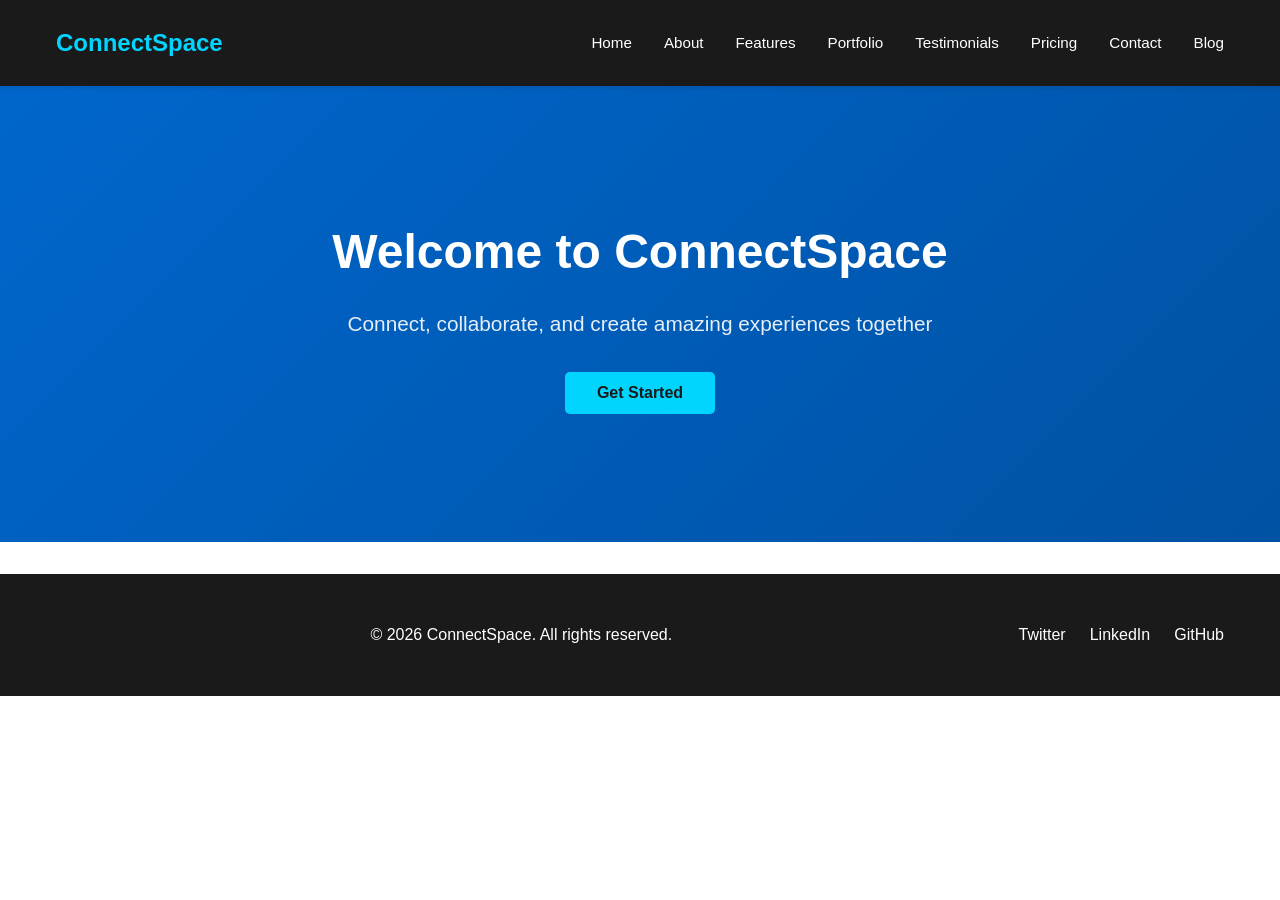
<file: index.html>
<!DOCTYPE html>
<html lang="en">
<head>
    <meta charset="UTF-8">
    <meta name="viewport" content="width=device-width, initial-scale=1.0">
    <title>ConnectSpace - Home</title>
    <link rel="stylesheet" href="css/styles.css">
</head>
<body>
    <!-- Navigation -->
    <nav class="navbar">
        <div class="container">
            <div class="logo">ConnectSpace</div>
            <ul class="nav-links">
                <li><a href="index.html">Home</a></li>
                <li><a href="about.html">About</a></li>
                <li><a href="features.html">Features</a></li>
                <li><a href="portfolio.html">Portfolio</a></li>
                <li><a href="testimonials.html">Testimonials</a></li>
                <li><a href="pricing.html">Pricing</a></li>
                <li><a href="contact.html">Contact</a></li>
                <li><a href="blog.html">Blog</a></li>
            </ul>
        </div>
    </nav>

    <!-- Hero Section (Is1 - Home/Landing Page) -->
    <section class="hero">
        <div class="container">
            <h1>Welcome to ConnectSpace</h1>
            <p>Connect, collaborate, and create amazing experiences together</p>
            <button class="cta-button">Get Started</button>
        </div>
    </section>

    <!-- Footer -->
    <footer class="footer">
        <div class="container">
            <p>&copy; 2026 ConnectSpace. All rights reserved.</p>
            <div class="social-links">
                <a href="#twitter">Twitter</a>
                <a href="#linkedin">LinkedIn</a>
                <a href="#github">GitHub</a>
            </div>
        </div>
    </footer>

    <script src="js/main.js"></script>
</body>
</html>
</file>
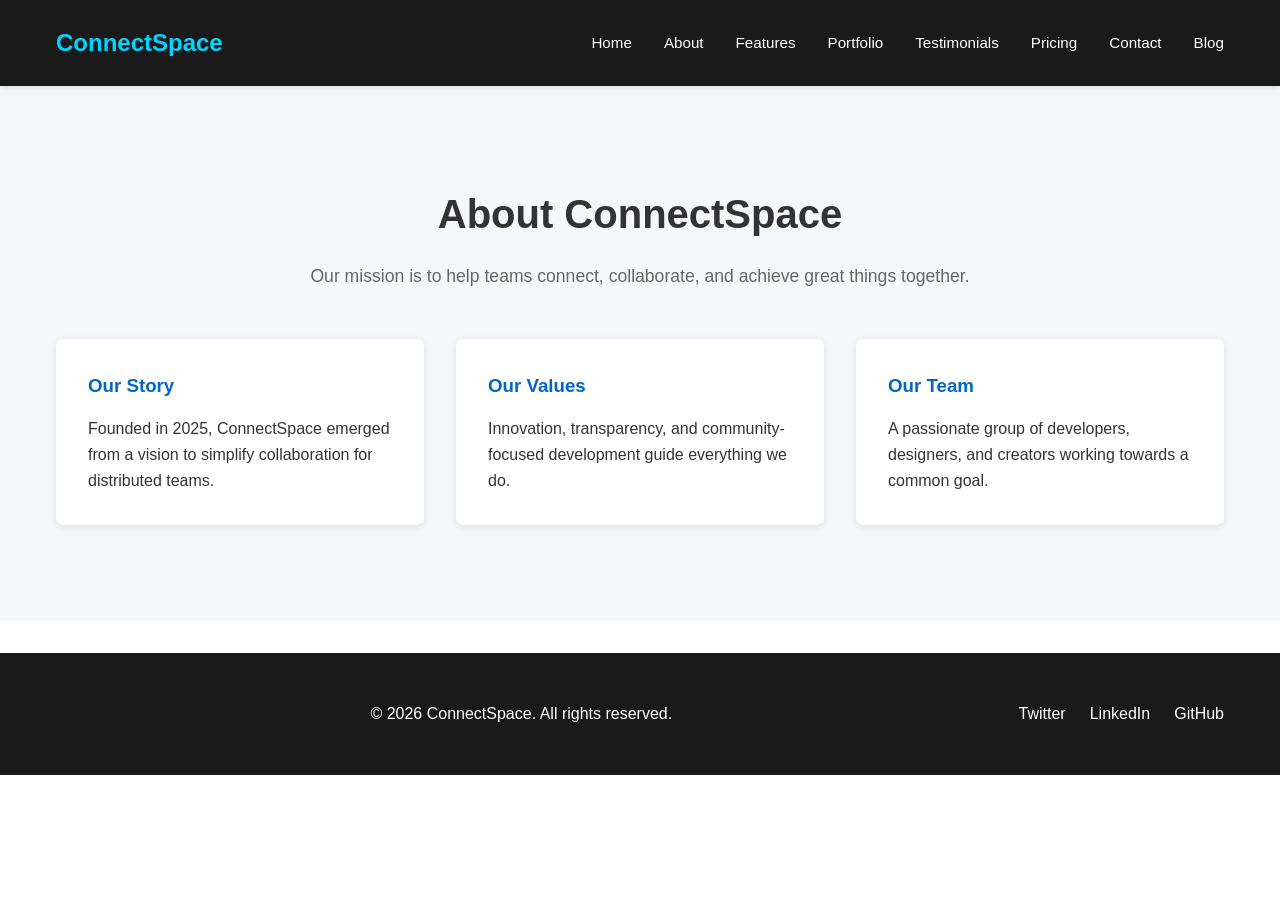
<file: about.html>
<!DOCTYPE html>
<html lang="en">
<head>
    <meta charset="UTF-8">
    <meta name="viewport" content="width=device-width, initial-scale=1.0">
    <title>About Us - ConnectSpace</title>
    <link rel="stylesheet" href="css/styles.css">
</head>
<body>
    <!-- Navigation -->
    <nav class="navbar">
        <div class="container">
            <div class="logo">ConnectSpace</div>
            <ul class="nav-links">
                <li><a href="index.html">Home</a></li>
                <li><a href="about.html">About</a></li>
                <li><a href="features.html">Features</a></li>
                <li><a href="portfolio.html">Portfolio</a></li>
                <li><a href="testimonials.html">Testimonials</a></li>
                <li><a href="pricing.html">Pricing</a></li>
                <li><a href="contact.html">Contact</a></li>
                <li><a href="blog.html">Blog</a></li>
            </ul>
        </div>
    </nav>

    <!-- About Section (Is2) -->
    <section class="about">
        <div class="container">
            <h1>About ConnectSpace</h1>
            <p>Our mission is to help teams connect, collaborate, and achieve great things together.</p>
            
            <div class="about-content">
                <div class="about-item">
                    <h3>Our Story</h3>
                    <p>Founded in 2025, ConnectSpace emerged from a vision to simplify collaboration for distributed teams.</p>
                </div>
                <div class="about-item">
                    <h3>Our Values</h3>
                    <p>Innovation, transparency, and community-focused development guide everything we do.</p>
                </div>
                <div class="about-item">
                    <h3>Our Team</h3>
                    <p>A passionate group of developers, designers, and creators working towards a common goal.</p>
                </div>
            </div>
        </div>
    </section>

    <!-- Footer -->
    <footer class="footer">
        <div class="container">
            <p>&copy; 2026 ConnectSpace. All rights reserved.</p>
            <div class="social-links">
                <a href="#twitter">Twitter</a>
                <a href="#linkedin">LinkedIn</a>
                <a href="#github">GitHub</a>
            </div>
        </div>
    </footer>

    <script src="js/main.js"></script>
</body>
</html>
</file>
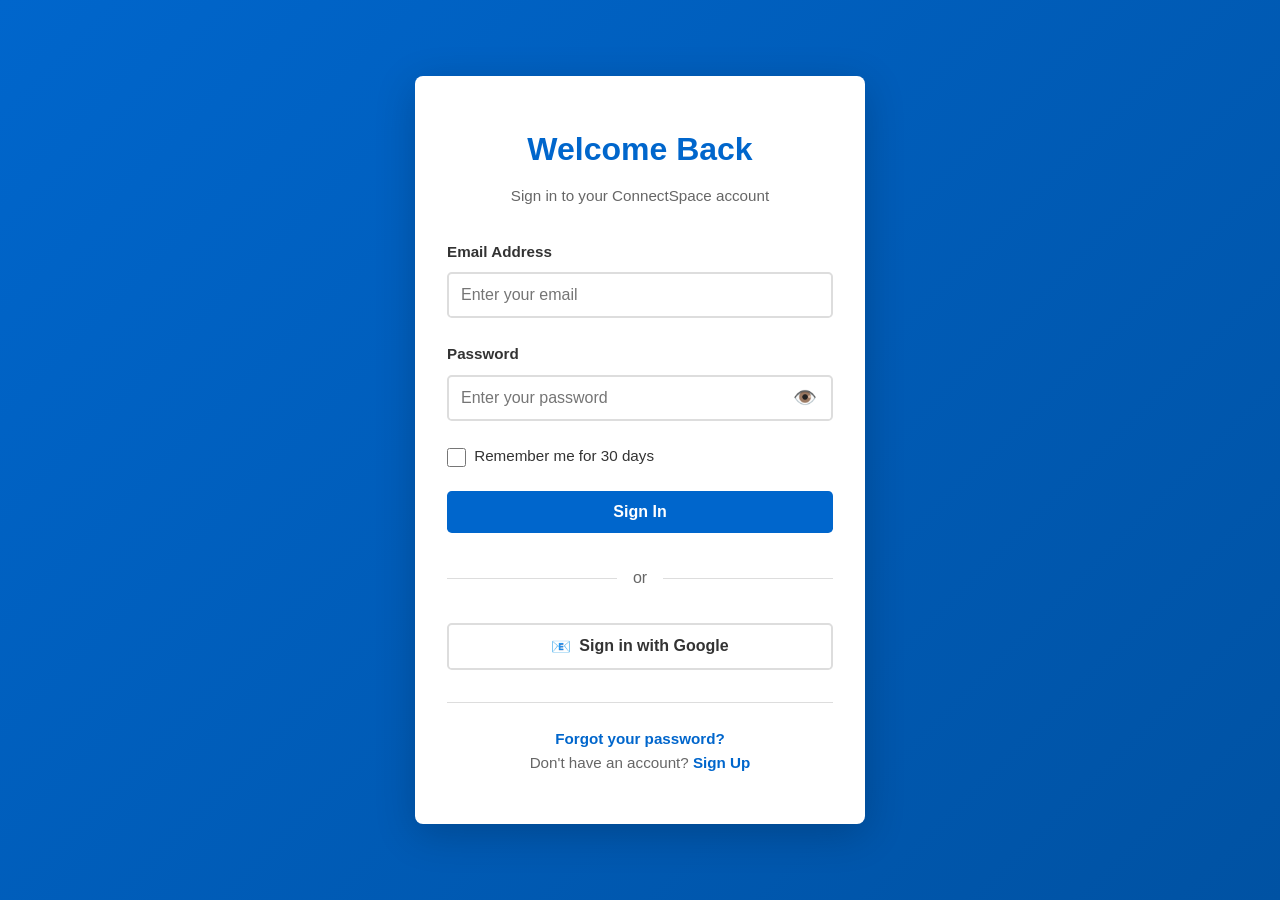
<file: account.html>
<!DOCTYPE html>
<html lang="en">
<head>
    <meta charset="UTF-8">
    <meta name="viewport" content="width=device-width, initial-scale=1.0">
    <title>Account - ConnectSpace</title>
    <link rel="stylesheet" href="css/styles.css">
    <link rel="stylesheet" href="css/account.css">
</head>
<body>
    <nav class="navbar">
        <div class="container">
            <div class="logo">ConnectSpace</div>
            <ul class="nav-links">
                <li><a href="index.html">Home</a></li>
                <li><a href="about.html">About</a></li>
                <li><a href="features.html">Features</a></li>
                <li class="user-menu">
                    <button class="user-menu-btn">👤 Account</button>
                    <div class="dropdown">
                        <a href="account.html">Account Settings</a>
                        <a href="#" id="signoutBtn">Sign Out</a>
                    </div>
                </li>
            </ul>
        </div>
    </nav>

    <section class="account-section">
        <div class="container">
            <div class="account-layout">
                <aside class="account-sidebar">
                    <div class="user-profile">
                        <div class="avatar">👤</div>
                        <h3 id="userName">User Name</h3>
                        <p id="userEmail">user@email.com</p>
                    </div>

                    <nav class="account-menu">
                        <button class="menu-item active" data-tab="profile"><span>👤</span> Profile</button>
                        <button class="menu-item" data-tab="security"><span>🔒</span> Security</button>
                        <button class="menu-item" data-tab="notifications"><span>🔔</span> Notifications</button>
                        <button class="menu-item" data-tab="billing"><span>💳</span> Billing</button>
                    </nav>
                </aside>

                <main class="account-content">
                    <div id="profileTab" class="tab-content active">
                        <h2>Profile Settings</h2>
                        <form id="profileForm" class="settings-form">
                            <div class="form-group">
                                <label for="profileName">Full Name</label>
                                <input type="text" id="profileName" required>
                            </div>
                            <div class="form-group">
                                <label for="profileEmail">Email Address</label>
                                <input type="email" id="profileEmail" required>
                                <small>We'll send you a verification link if you change this</small>
                            </div>
                            <div class="form-group">
                                <label for="profilePhone">Phone Number (Optional)</label>
                                <input type="tel" id="profilePhone">
                            </div>
                            <div class="form-group">
                                <label for="profileBio">Bio</label>
                                <textarea id="profileBio" rows="4" placeholder="Tell us about yourself..."></textarea>
                            </div>
                            <button type="submit" class="btn btn-primary">Save Changes</button>
                        </form>
                    </div>

                    <div id="securityTab" class="tab-content">
                        <h2>Security Settings</h2>
                        <div class="security-section">
                            <h3>Change Password</h3>
                            <form id="passwordForm" class="settings-form">
                                <div class="form-group">
                                    <label for="currentPassword">Current Password</label>
                                    <div class="password-container">
                                        <input type="password" id="currentPassword" required>
                                        <button type="button" class="toggle-password" onclick="togglePassword('currentPassword')">👁️</button>
                                    </div>
                                    <span class="error-message" id="currentPasswordError"></span>
                                </div>
                                <div class="form-group">
                                    <label for="newPassword">New Password</label>
                                    <div class="password-container">
                                        <input type="password" id="newPassword" required>
                                        <button type="button" class="toggle-password" onclick="togglePassword('newPassword')">👁️</button>
                                    </div>
                                    <span class="error-message" id="newPasswordError"></span>
                                </div>
                                <div class="form-group">
                                    <label for="confirmPassword">Confirm New Password</label>
                                    <div class="password-container">
                                        <input type="password" id="confirmPassword" required>
                                        <button type="button" class="toggle-password" onclick="togglePassword('confirmPassword')">👁️</button>
                                    </div>
                                    <span class="error-message" id="confirmPasswordError"></span>
                                </div>
                                <button type="submit" class="btn btn-primary">Update Password</button>
                            </form>
                        </div>
                    </div>

                    <div id="notificationsTab" class="tab-content">
                        <h2>Notification Preferences</h2>
                        <div class="notification-settings">
                            <div class="notification-item">
                                <div>
                                    <h3>Email Notifications</h3>
                                    <p>Receive updates about your account and projects</p>
                                </div>
                                <input type="checkbox" class="toggle" checked>
                            </div>
                            <div class="notification-item">
                                <div>
                                    <h3>Project Updates</h3>
                                    <p>Get notified when team members update projects</p>
                                </div>
                                <input type="checkbox" class="toggle" checked>
                            </div>
                        </div>
                        <button type="button" class="btn btn-primary">Save Preferences</button>
                    </div>

                    <div id="billingTab" class="tab-content">
                        <h2>Billing & Subscription</h2>
                        <div class="billing-section">
                            <h3>Current Plan</h3>
                            <div class="plan-card">
                                <h4>Professional Plan</h4>
                                <p class="price">$29<span>/month</span></p>
                                <p class="renewal">Renews on June 15, 2026</p>
                                <button type="button" class="btn btn-secondary">Upgrade Plan</button>
                            </div>
                        </div>
                    </div>
                </main>
            </div>
        </div>
    </section>

    <footer class="footer">
        <div class="container">
            <p>&copy; 2026 ConnectSpace. All rights reserved.</p>
            <div class="social-links">
                <a href="#twitter">Twitter</a>
                <a href="#linkedin">LinkedIn</a>
                <a href="#github">GitHub</a>
            </div>
        </div>
    </footer>

    <script src="js/auth.js"></script>
    <script src="js/account.js"></script>
</body>
</html>
</file>
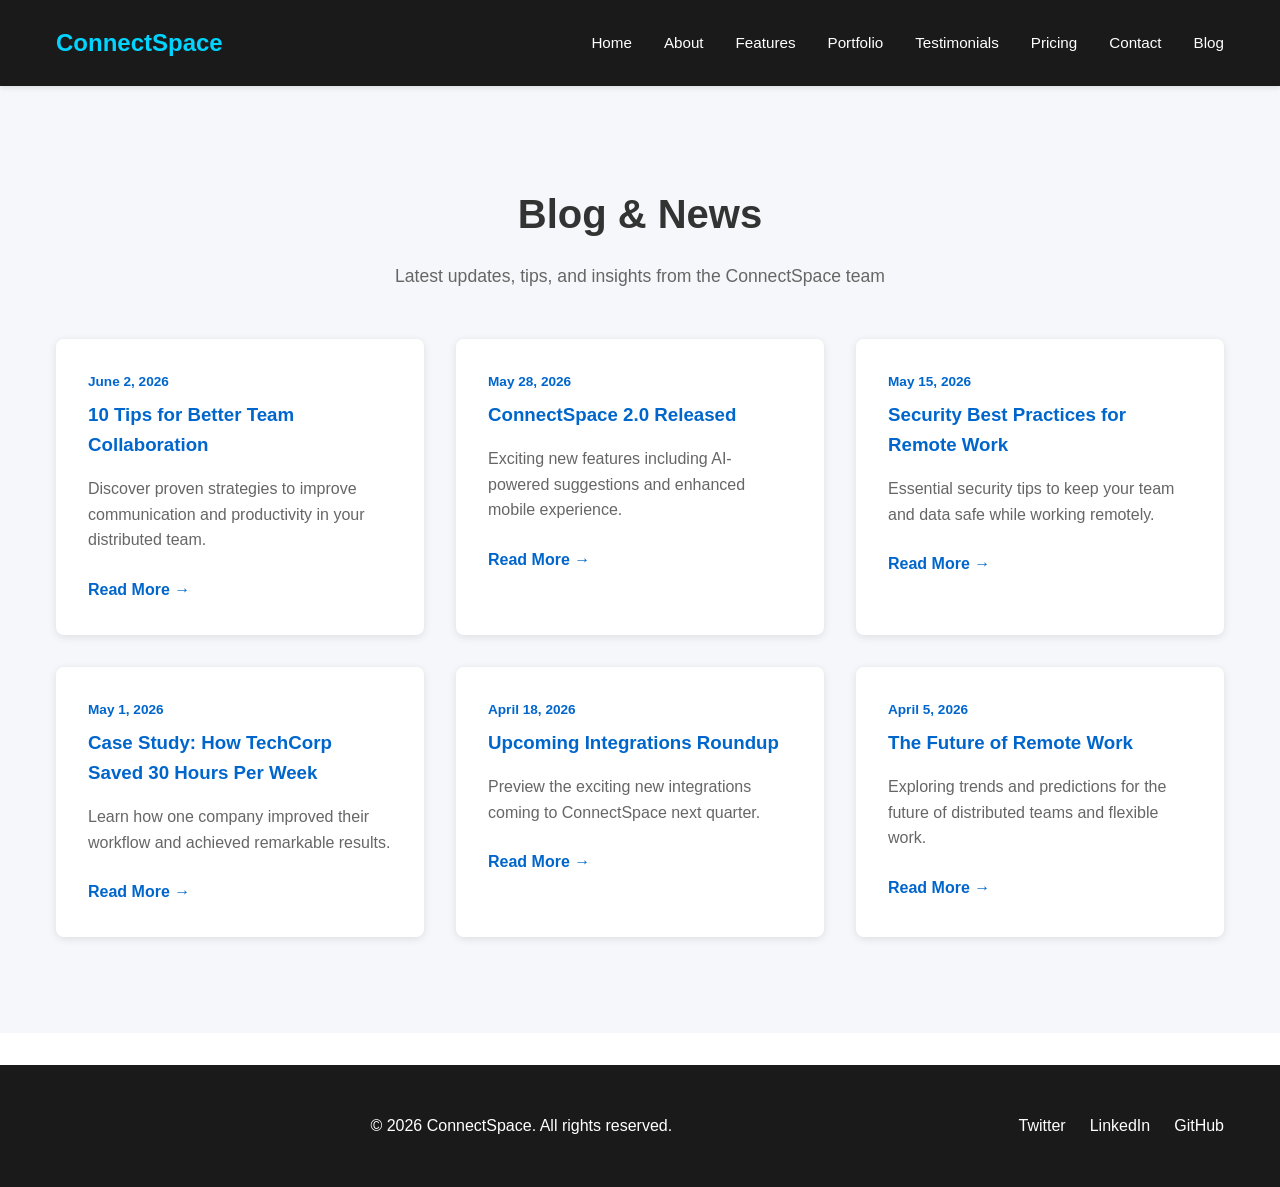
<file: blog.html>
<!DOCTYPE html>
<html lang="en">
<head>
    <meta charset="UTF-8">
    <meta name="viewport" content="width=device-width, initial-scale=1.0">
    <title>Blog - ConnectSpace</title>
    <link rel="stylesheet" href="css/styles.css">
</head>
<body>
    <!-- Navigation -->
    <nav class="navbar">
        <div class="container">
            <div class="logo">ConnectSpace</div>
            <ul class="nav-links">
                <li><a href="index.html">Home</a></li>
                <li><a href="about.html">About</a></li>
                <li><a href="features.html">Features</a></li>
                <li><a href="portfolio.html">Portfolio</a></li>
                <li><a href="testimonials.html">Testimonials</a></li>
                <li><a href="pricing.html">Pricing</a></li>
                <li><a href="contact.html">Contact</a></li>
                <li><a href="blog.html">Blog</a></li>
            </ul>
        </div>
    </nav>

    <!-- Blog Section (Is8) -->
    <section class="blog">
        <div class="container">
            <h1>Blog & News</h1>
            <p>Latest updates, tips, and insights from the ConnectSpace team</p>

            <div class="blog-grid">
                <article class="blog-card">
                    <div class="blog-date">June 2, 2026</div>
                    <h3>10 Tips for Better Team Collaboration</h3>
                    <p>Discover proven strategies to improve communication and productivity in your distributed team.</p>
                    <a href="#" class="read-more">Read More →</a>
                </article>
                <article class="blog-card">
                    <div class="blog-date">May 28, 2026</div>
                    <h3>ConnectSpace 2.0 Released</h3>
                    <p>Exciting new features including AI-powered suggestions and enhanced mobile experience.</p>
                    <a href="#" class="read-more">Read More →</a>
                </article>
                <article class="blog-card">
                    <div class="blog-date">May 15, 2026</div>
                    <h3>Security Best Practices for Remote Work</h3>
                    <p>Essential security tips to keep your team and data safe while working remotely.</p>
                    <a href="#" class="read-more">Read More →</a>
                </article>
                <article class="blog-card">
                    <div class="blog-date">May 1, 2026</div>
                    <h3>Case Study: How TechCorp Saved 30 Hours Per Week</h3>
                    <p>Learn how one company improved their workflow and achieved remarkable results.</p>
                    <a href="#" class="read-more">Read More →</a>
                </article>
                <article class="blog-card">
                    <div class="blog-date">April 18, 2026</div>
                    <h3>Upcoming Integrations Roundup</h3>
                    <p>Preview the exciting new integrations coming to ConnectSpace next quarter.</p>
                    <a href="#" class="read-more">Read More →</a>
                </article>
                <article class="blog-card">
                    <div class="blog-date">April 5, 2026</div>
                    <h3>The Future of Remote Work</h3>
                    <p>Exploring trends and predictions for the future of distributed teams and flexible work.</p>
                    <a href="#" class="read-more">Read More →</a>
                </article>
            </div>
        </div>
    </section>

    <!-- Footer -->
    <footer class="footer">
        <div class="container">
            <p>&copy; 2026 ConnectSpace. All rights reserved.</p>
            <div class="social-links">
                <a href="#twitter">Twitter</a>
                <a href="#linkedin">LinkedIn</a>
                <a href="#github">GitHub</a>
            </div>
        </div>
    </footer>

    <script src="js/main.js"></script>
</body>
</html>
</file>
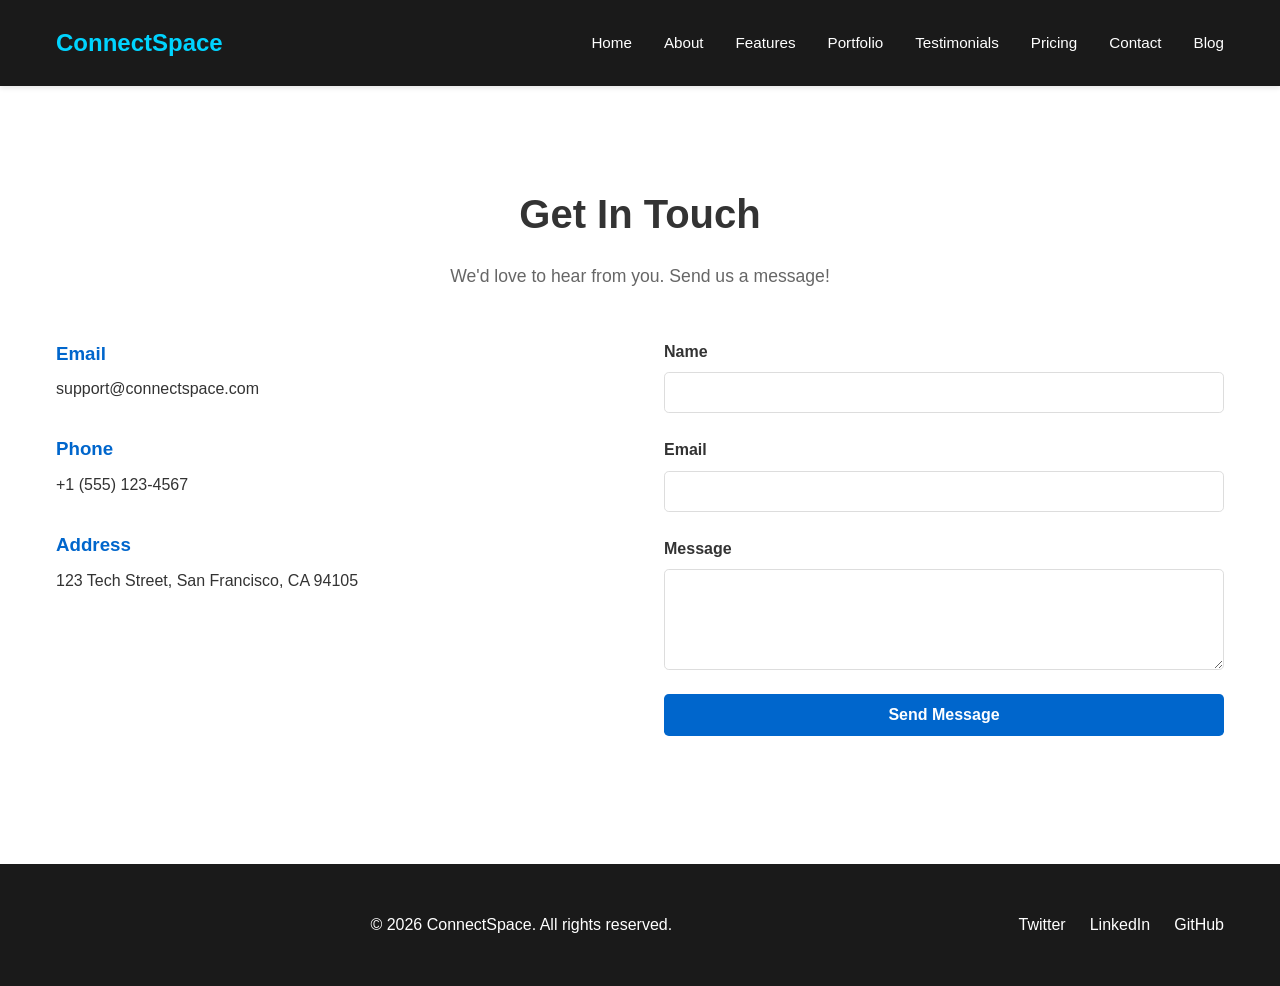
<file: contact.html>
<!DOCTYPE html>
<html lang="en">
<head>
    <meta charset="UTF-8">
    <meta name="viewport" content="width=device-width, initial-scale=1.0">
    <title>Contact Us - ConnectSpace</title>
    <link rel="stylesheet" href="css/styles.css">
</head>
<body>
    <!-- Navigation -->
    <nav class="navbar">
        <div class="container">
            <div class="logo">ConnectSpace</div>
            <ul class="nav-links">
                <li><a href="index.html">Home</a></li>
                <li><a href="about.html">About</a></li>
                <li><a href="features.html">Features</a></li>
                <li><a href="portfolio.html">Portfolio</a></li>
                <li><a href="testimonials.html">Testimonials</a></li>
                <li><a href="pricing.html">Pricing</a></li>
                <li><a href="contact.html">Contact</a></li>
                <li><a href="blog.html">Blog</a></li>
            </ul>
        </div>
    </nav>

    <!-- Contact Section (Is7) -->
    <section class="contact">
        <div class="container">
            <h1>Get In Touch</h1>
            <p>We'd love to hear from you. Send us a message!</p>

            <div class="contact-content">
                <div class="contact-info">
                    <div class="info-item">
                        <h3>Email</h3>
                        <p>support@connectspace.com</p>
                    </div>
                    <div class="info-item">
                        <h3>Phone</h3>
                        <p>+1 (555) 123-4567</p>
                    </div>
                    <div class="info-item">
                        <h3>Address</h3>
                        <p>123 Tech Street, San Francisco, CA 94105</p>
                    </div>
                </div>

                <form class="contact-form">
                    <div class="form-group">
                        <label for="name">Name</label>
                        <input type="text" id="name" name="name" required>
                    </div>
                    <div class="form-group">
                        <label for="email">Email</label>
                        <input type="email" id="email" name="email" required>
                    </div>
                    <div class="form-group">
                        <label for="message">Message</label>
                        <textarea id="message" name="message" rows="5" required></textarea>
                    </div>
                    <button type="submit" class="btn">Send Message</button>
                </form>
            </div>
        </div>
    </section>

    <!-- Footer -->
    <footer class="footer">
        <div class="container">
            <p>&copy; 2026 ConnectSpace. All rights reserved.</p>
            <div class="social-links">
                <a href="#twitter">Twitter</a>
                <a href="#linkedin">LinkedIn</a>
                <a href="#github">GitHub</a>
            </div>
        </div>
    </footer>

    <script src="js/main.js"></script>
</body>
</html>
</file>
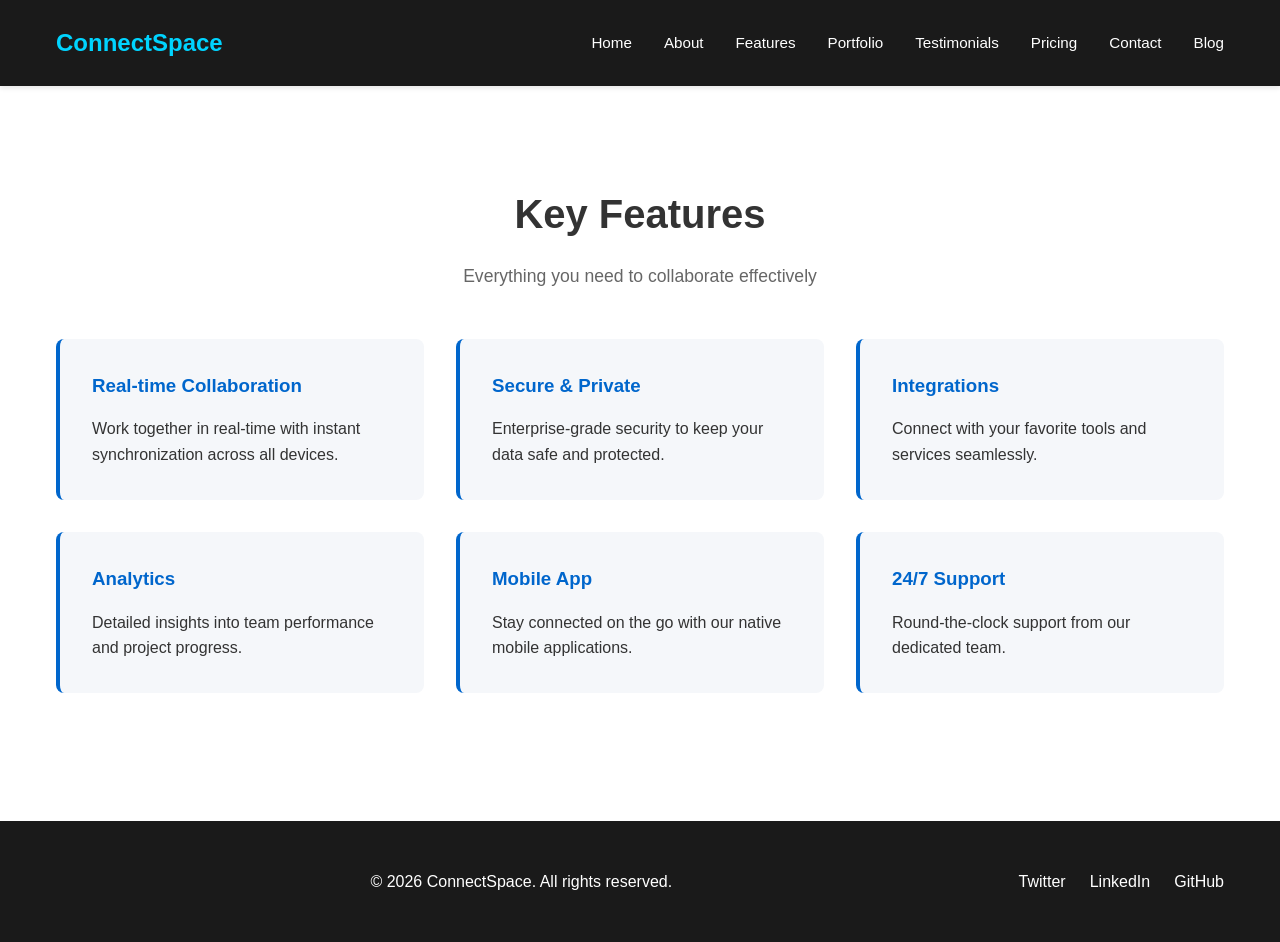
<file: features.html>
<!DOCTYPE html>
<html lang="en">
<head>
    <meta charset="UTF-8">
    <meta name="viewport" content="width=device-width, initial-scale=1.0">
    <title>Features - ConnectSpace</title>
    <link rel="stylesheet" href="css/styles.css">
</head>
<body>
    <!-- Navigation -->
    <nav class="navbar">
        <div class="container">
            <div class="logo">ConnectSpace</div>
            <ul class="nav-links">
                <li><a href="index.html">Home</a></li>
                <li><a href="about.html">About</a></li>
                <li><a href="features.html">Features</a></li>
                <li><a href="portfolio.html">Portfolio</a></li>
                <li><a href="testimonials.html">Testimonials</a></li>
                <li><a href="pricing.html">Pricing</a></li>
                <li><a href="contact.html">Contact</a></li>
                <li><a href="blog.html">Blog</a></li>
            </ul>
        </div>
    </nav>

    <!-- Features Section (Is3) -->
    <section class="features">
        <div class="container">
            <h1>Key Features</h1>
            <p>Everything you need to collaborate effectively</p>

            <div class="features-grid">
                <div class="feature-card">
                    <h3>Real-time Collaboration</h3>
                    <p>Work together in real-time with instant synchronization across all devices.</p>
                </div>
                <div class="feature-card">
                    <h3>Secure & Private</h3>
                    <p>Enterprise-grade security to keep your data safe and protected.</p>
                </div>
                <div class="feature-card">
                    <h3>Integrations</h3>
                    <p>Connect with your favorite tools and services seamlessly.</p>
                </div>
                <div class="feature-card">
                    <h3>Analytics</h3>
                    <p>Detailed insights into team performance and project progress.</p>
                </div>
                <div class="feature-card">
                    <h3>Mobile App</h3>
                    <p>Stay connected on the go with our native mobile applications.</p>
                </div>
                <div class="feature-card">
                    <h3>24/7 Support</h3>
                    <p>Round-the-clock support from our dedicated team.</p>
                </div>
            </div>
        </div>
    </section>

    <!-- Footer -->
    <footer class="footer">
        <div class="container">
            <p>&copy; 2026 ConnectSpace. All rights reserved.</p>
            <div class="social-links">
                <a href="#twitter">Twitter</a>
                <a href="#linkedin">LinkedIn</a>
                <a href="#github">GitHub</a>
            </div>
        </div>
    </footer>

    <script src="js/main.js"></script>
</body>
</html>
</file>
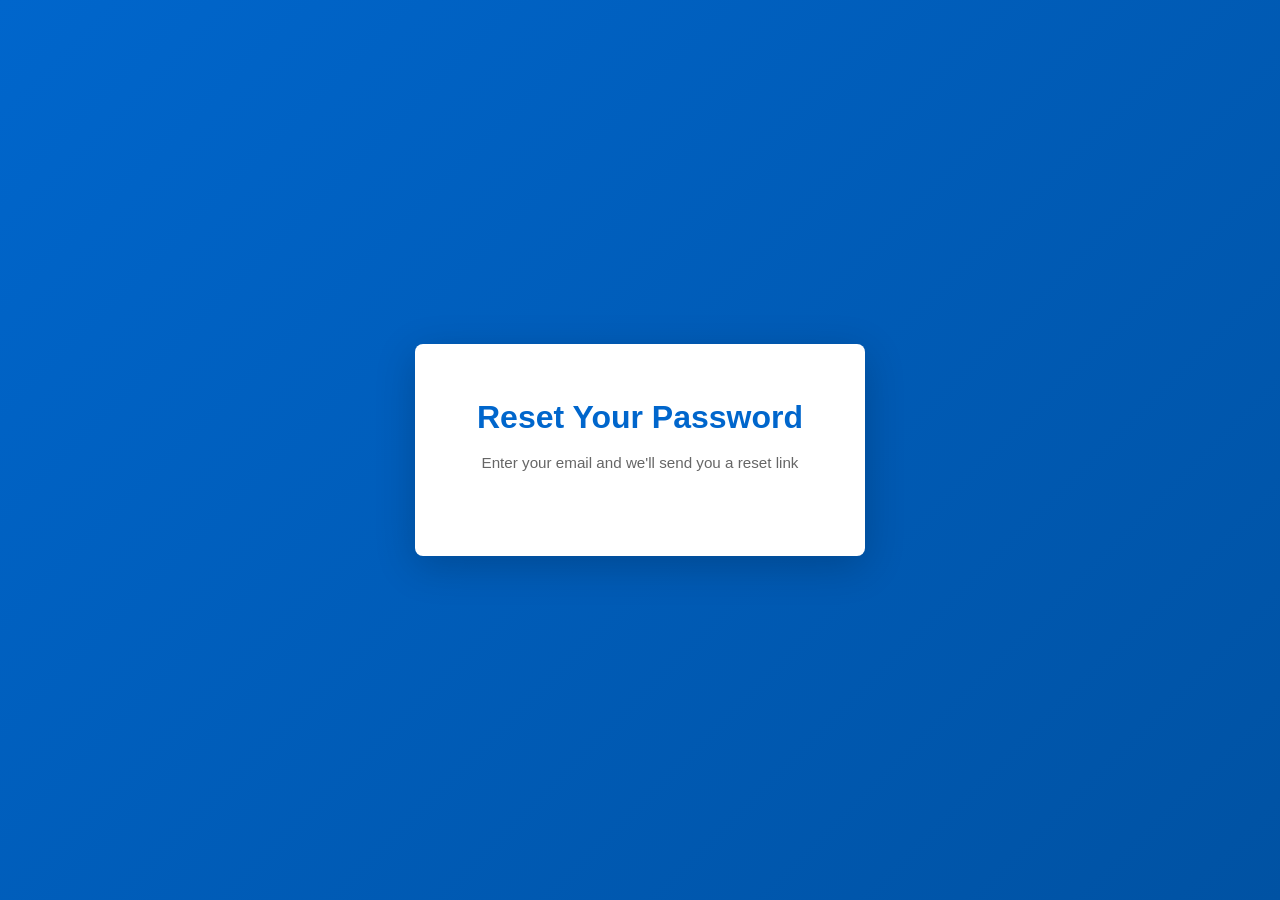
<file: forgot-password.html>
<!DOCTYPE html>
<html lang="en">
<head>
    <meta charset="UTF-8">
    <meta name="viewport" content="width=device-width, initial-scale=1.0">
    <title>Forgot Password - ConnectSpace</title>
    <link rel="stylesheet" href="css/auth.css">
</head>
<body>
    <div class="auth-container">
        <div class="auth-box">
            <div class="auth-header">
                <h1>Reset Your Password</h1>
                <p>Enter your email and we'll send you a reset link</p>
            </div>

            <div id="emailStep" class="auth-step">
                <form id="emailForm" class="auth-form">
                    <div class="form-group">
                        <label for="email">Email Address</label>
                        <input type="email" id="email" name="email" required placeholder="Enter your email">
                        <span class="error-message" id="emailError"></span>
                    </div>

                    <button type="submit" class="btn btn-primary">Send Reset Link</button>
                </form>

                <div class="auth-footer">
                    <p>Remember your password? <a href="signin.html">Sign In</a></p>
                </div>
            </div>

            <div id="confirmationStep" class="auth-step" style="display: none;">
                <div class="confirmation-message">
                    <div class="icon">✉️</div>
                    <h2>Check Your Email</h2>
                    <p>We've sent a password reset link to <strong id="confirmationEmail"></strong></p>
                    <p class="small">The link will expire in 24 hours</p>
                </div>

                <div class="resend-section">
                    <p>Didn't receive the email?</p>
                    <button type="button" class="btn btn-secondary" id="resendBtn">Resend Reset Link</button>
                    <p class="small">Check your spam folder or try a different email</p>
                </div>

                <div class="auth-footer">
                    <p><a href="signin.html">Back to Sign In</a></p>
                </div>
            </div>

            <div id="successMessage" class="alert alert-success" style="display: none;">
                Password reset successfully! Redirecting to sign in...
            </div>

            <div id="errorMessage" class="alert alert-error" style="display: none;"></div>
        </div>
    </div>

    <script src="js/auth.js"></script>
</body>
</html>
</file>
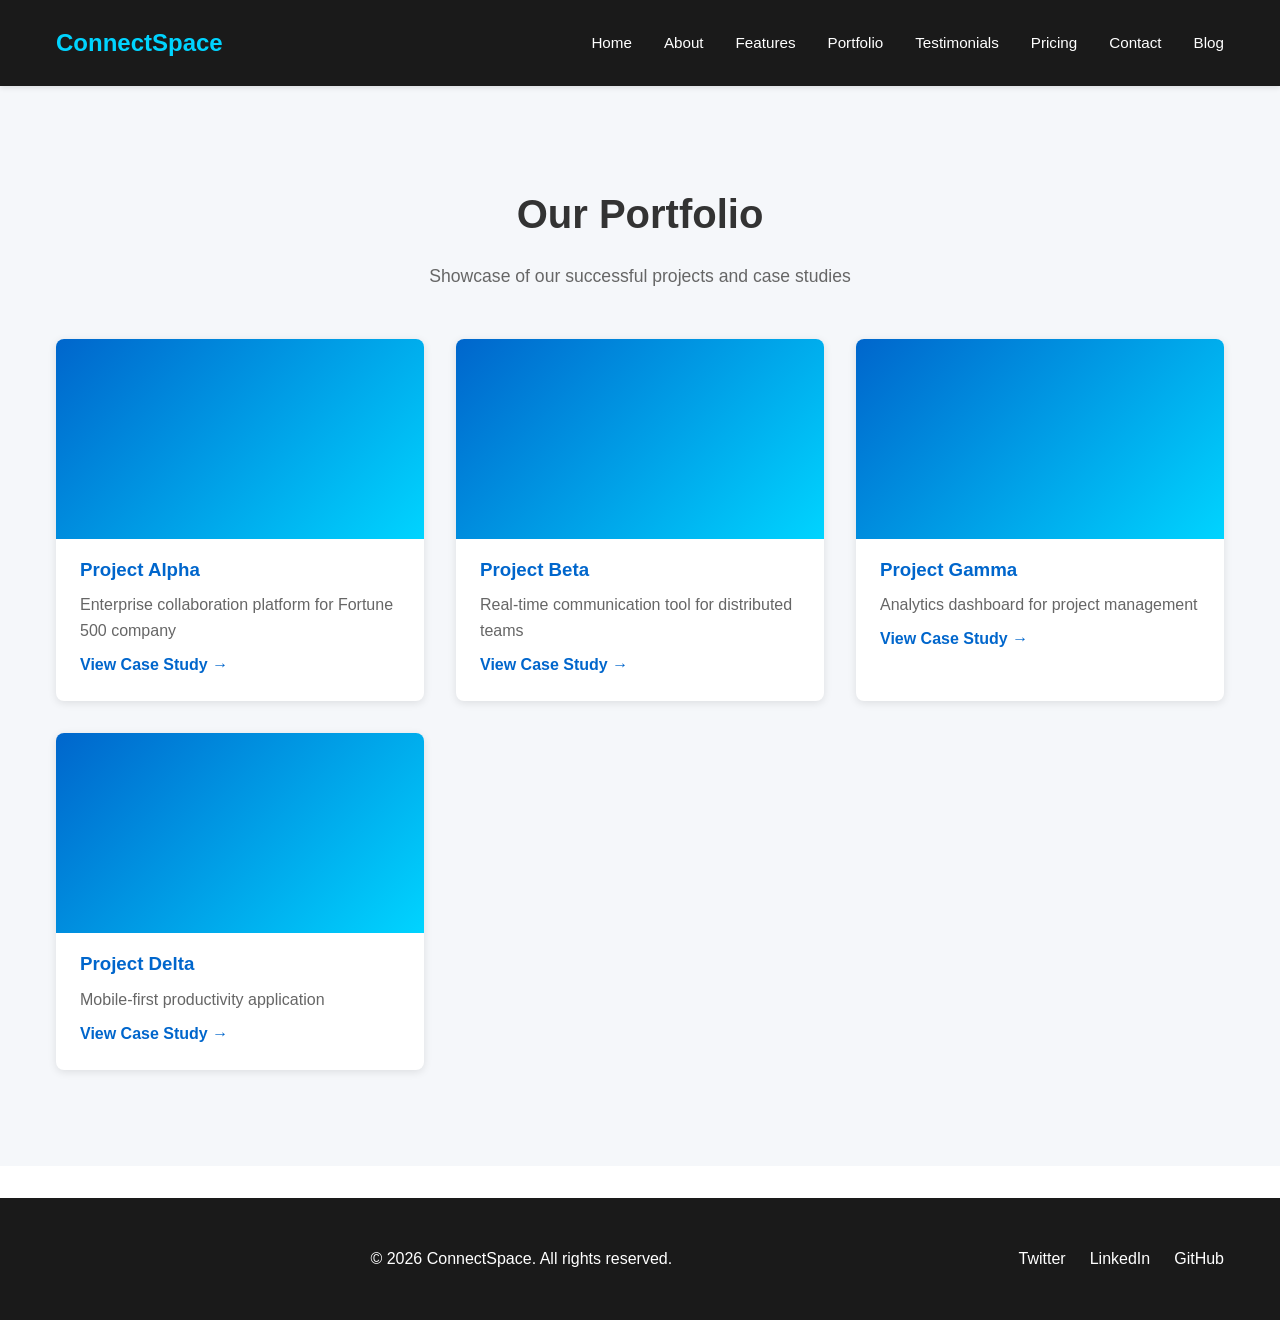
<file: portfolio.html>
<!DOCTYPE html>
<html lang="en">
<head>
    <meta charset="UTF-8">
    <meta name="viewport" content="width=device-width, initial-scale=1.0">
    <title>Portfolio - ConnectSpace</title>
    <link rel="stylesheet" href="css/styles.css">
</head>
<body>
    <!-- Navigation -->
    <nav class="navbar">
        <div class="container">
            <div class="logo">ConnectSpace</div>
            <ul class="nav-links">
                <li><a href="index.html">Home</a></li>
                <li><a href="about.html">About</a></li>
                <li><a href="features.html">Features</a></li>
                <li><a href="portfolio.html">Portfolio</a></li>
                <li><a href="testimonials.html">Testimonials</a></li>
                <li><a href="pricing.html">Pricing</a></li>
                <li><a href="contact.html">Contact</a></li>
                <li><a href="blog.html">Blog</a></li>
            </ul>
        </div>
    </nav>

    <!-- Portfolio Section (Is4) -->
    <section class="portfolio">
        <div class="container">
            <h1>Our Portfolio</h1>
            <p>Showcase of our successful projects and case studies</p>

            <div class="portfolio-grid">
                <div class="portfolio-item">
                    <div class="portfolio-image"></div>
                    <h3>Project Alpha</h3>
                    <p>Enterprise collaboration platform for Fortune 500 company</p>
                    <a href="#">View Case Study →</a>
                </div>
                <div class="portfolio-item">
                    <div class="portfolio-image"></div>
                    <h3>Project Beta</h3>
                    <p>Real-time communication tool for distributed teams</p>
                    <a href="#">View Case Study →</a>
                </div>
                <div class="portfolio-item">
                    <div class="portfolio-image"></div>
                    <h3>Project Gamma</h3>
                    <p>Analytics dashboard for project management</p>
                    <a href="#">View Case Study →</a>
                </div>
                <div class="portfolio-item">
                    <div class="portfolio-image"></div>
                    <h3>Project Delta</h3>
                    <p>Mobile-first productivity application</p>
                    <a href="#">View Case Study →</a>
                </div>
            </div>
        </div>
    </section>

    <!-- Footer -->
    <footer class="footer">
        <div class="container">
            <p>&copy; 2026 ConnectSpace. All rights reserved.</p>
            <div class="social-links">
                <a href="#twitter">Twitter</a>
                <a href="#linkedin">LinkedIn</a>
                <a href="#github">GitHub</a>
            </div>
        </div>
    </footer>

    <script src="js/main.js"></script>
</body>
</html>
</file>
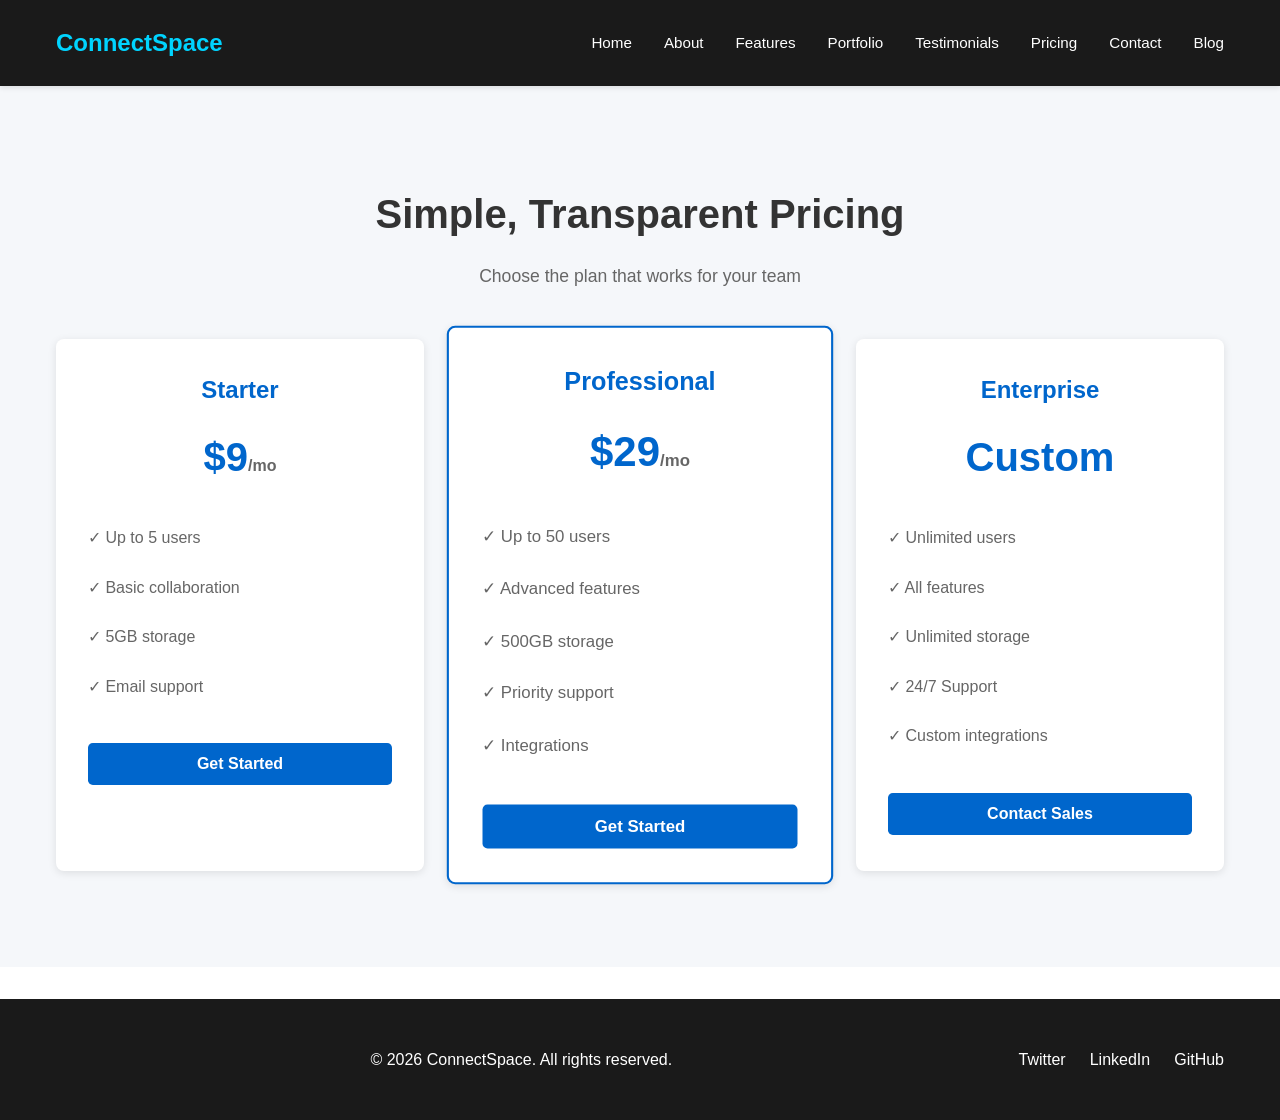
<file: pricing.html>
<!DOCTYPE html>
<html lang="en">
<head>
    <meta charset="UTF-8">
    <meta name="viewport" content="width=device-width, initial-scale=1.0">
    <title>Pricing - ConnectSpace</title>
    <link rel="stylesheet" href="css/styles.css">
</head>
<body>
    <!-- Navigation -->
    <nav class="navbar">
        <div class="container">
            <div class="logo">ConnectSpace</div>
            <ul class="nav-links">
                <li><a href="index.html">Home</a></li>
                <li><a href="about.html">About</a></li>
                <li><a href="features.html">Features</a></li>
                <li><a href="portfolio.html">Portfolio</a></li>
                <li><a href="testimonials.html">Testimonials</a></li>
                <li><a href="pricing.html">Pricing</a></li>
                <li><a href="contact.html">Contact</a></li>
                <li><a href="blog.html">Blog</a></li>
            </ul>
        </div>
    </nav>

    <!-- Pricing Section (Is6) -->
    <section class="pricing">
        <div class="container">
            <h1>Simple, Transparent Pricing</h1>
            <p>Choose the plan that works for your team</p>

            <div class="pricing-grid">
                <div class="pricing-card">
                    <h3>Starter</h3>
                    <div class="price">$9<span>/mo</span></div>
                    <ul class="features-list">
                        <li>✓ Up to 5 users</li>
                        <li>✓ Basic collaboration</li>
                        <li>✓ 5GB storage</li>
                        <li>✓ Email support</li>
                    </ul>
                    <button class="btn">Get Started</button>
                </div>
                <div class="pricing-card featured">
                    <h3>Professional</h3>
                    <div class="price">$29<span>/mo</span></div>
                    <ul class="features-list">
                        <li>✓ Up to 50 users</li>
                        <li>✓ Advanced features</li>
                        <li>✓ 500GB storage</li>
                        <li>✓ Priority support</li>
                        <li>✓ Integrations</li>
                    </ul>
                    <button class="btn">Get Started</button>
                </div>
                <div class="pricing-card">
                    <h3>Enterprise</h3>
                    <div class="price">Custom</div>
                    <ul class="features-list">
                        <li>✓ Unlimited users</li>
                        <li>✓ All features</li>
                        <li>✓ Unlimited storage</li>
                        <li>✓ 24/7 Support</li>
                        <li>✓ Custom integrations</li>
                    </ul>
                    <button class="btn">Contact Sales</button>
                </div>
            </div>
        </div>
    </section>

    <!-- Footer -->
    <footer class="footer">
        <div class="container">
            <p>&copy; 2026 ConnectSpace. All rights reserved.</p>
            <div class="social-links">
                <a href="#twitter">Twitter</a>
                <a href="#linkedin">LinkedIn</a>
                <a href="#github">GitHub</a>
            </div>
        </div>
    </footer>

    <script src="js/main.js"></script>
</body>
</html>
</file>
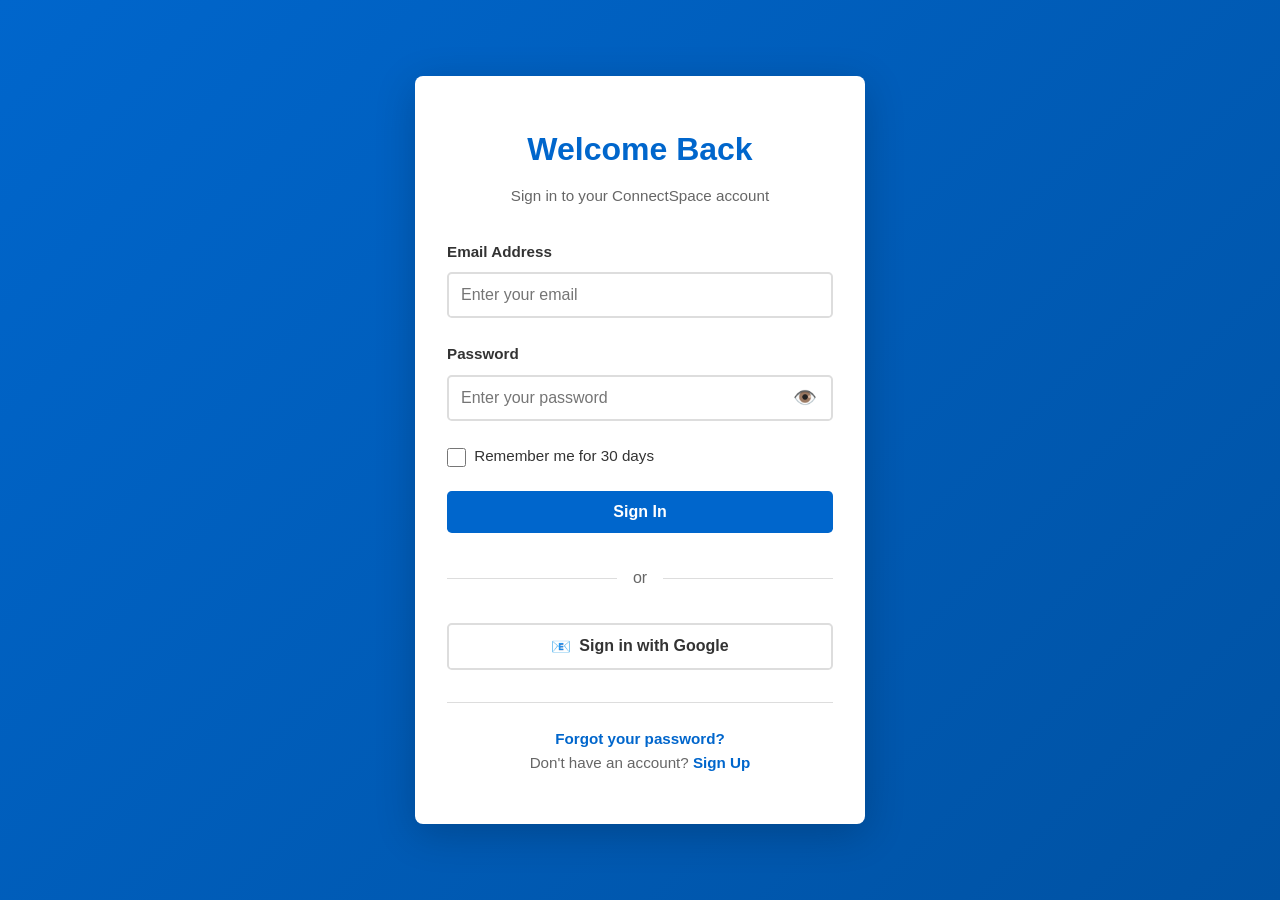
<file: signin.html>
<!DOCTYPE html>
<html lang="en">
<head>
    <meta charset="UTF-8">
    <meta name="viewport" content="width=device-width, initial-scale=1.0">
    <title>Sign In - ConnectSpace</title>
    <link rel="stylesheet" href="css/auth.css">
</head>
<body>
    <div class="auth-container">
        <div class="auth-box">
            <div class="auth-header">
                <h1>Welcome Back</h1>
                <p>Sign in to your ConnectSpace account</p>
            </div>

            <form id="signinForm" class="auth-form">
                <div class="form-group">
                    <label for="email">Email Address</label>
                    <input type="email" id="email" name="email" required placeholder="Enter your email">
                    <span class="error-message" id="emailError"></span>
                </div>

                <div class="form-group">
                    <label for="password">Password</label>
                    <div class="password-container">
                        <input type="password" id="password" name="password" required placeholder="Enter your password">
                        <button type="button" class="toggle-password" onclick="togglePassword('password')">👁️</button>
                    </div>
                    <span class="error-message" id="passwordError"></span>
                </div>

                <div class="form-group checkbox">
                    <input type="checkbox" id="rememberMe" name="rememberMe">
                    <label for="rememberMe">Remember me for 30 days</label>
                </div>

                <button type="submit" class="btn btn-primary">Sign In</button>

                <div class="form-divider">
                    <span>or</span>
                </div>

                <button type="button" class="btn btn-social" id="googleSignin">
                    <span>📧</span> Sign in with Google
                </button>
            </form>

            <div class="auth-footer">
                <p><a href="forgot-password.html">Forgot your password?</a></p>
                <p>Don't have an account? <a href="signup.html">Sign Up</a></p>
            </div>

            <div id="errorMessage" class="alert alert-error" style="display: none;"></div>
            <div id="successMessage" class="alert alert-success" style="display: none;">
                Signed in successfully! Redirecting...
            </div>
        </div>
    </div>

    <script src="js/auth.js"></script>
</body>
</html>
</file>
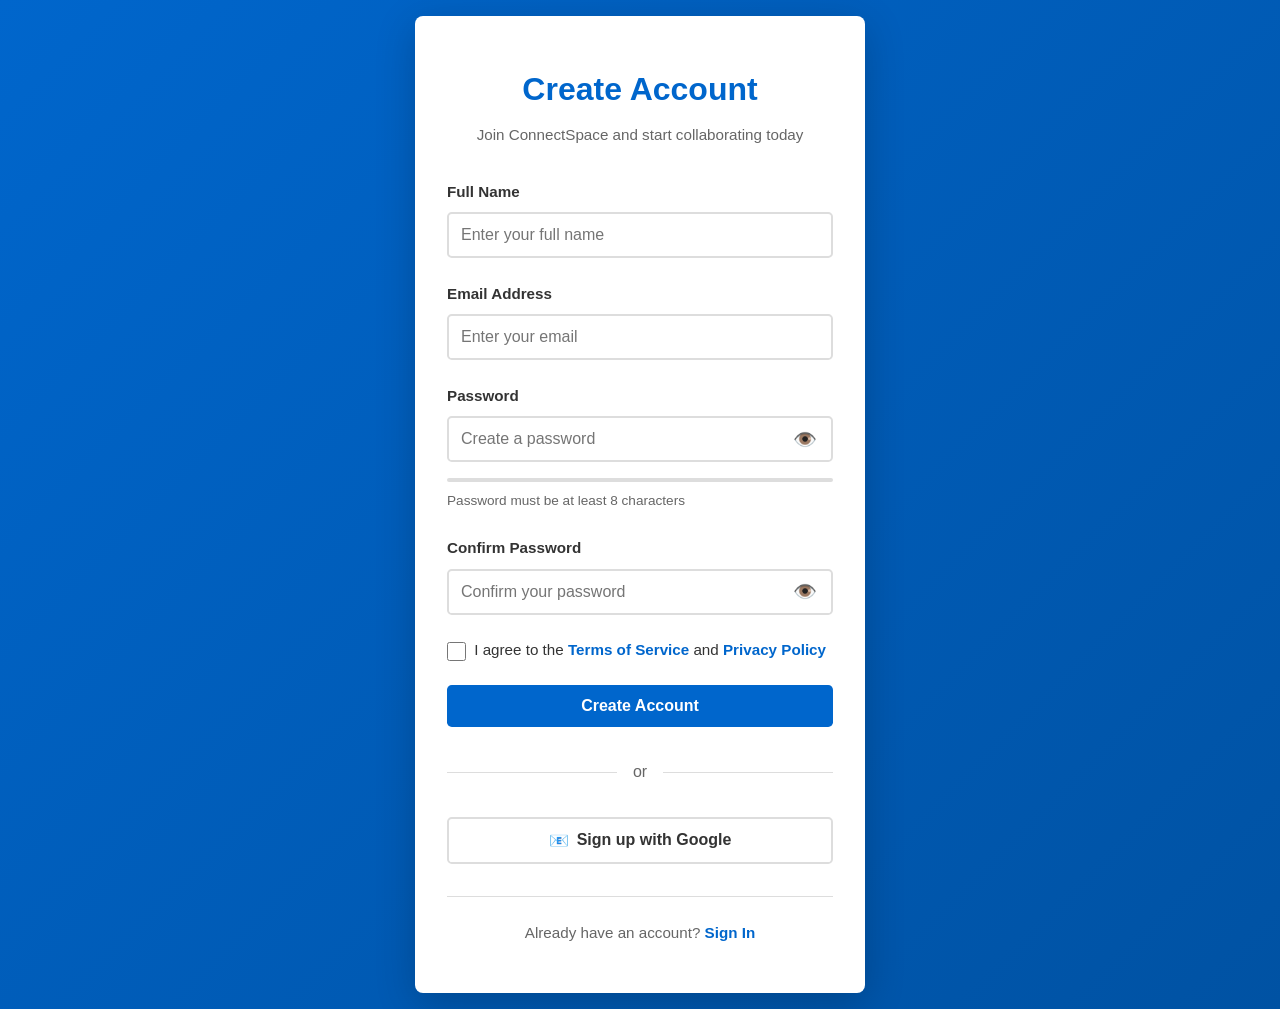
<file: signup.html>
<!DOCTYPE html>
<html lang="en">
<head>
    <meta charset="UTF-8">
    <meta name="viewport" content="width=device-width, initial-scale=1.0">
    <title>Sign Up - ConnectSpace</title>
    <link rel="stylesheet" href="css/auth.css">
</head>
<body>
    <div class="auth-container">
        <div class="auth-box">
            <div class="auth-header">
                <h1>Create Account</h1>
                <p>Join ConnectSpace and start collaborating today</p>
            </div>

            <form id="signupForm" class="auth-form">
                <div class="form-group">
                    <label for="fullname">Full Name</label>
                    <input type="text" id="fullname" name="fullname" required placeholder="Enter your full name">
                    <span class="error-message" id="fullnameError"></span>
                </div>

                <div class="form-group">
                    <label for="email">Email Address</label>
                    <input type="email" id="email" name="email" required placeholder="Enter your email">
                    <span class="error-message" id="emailError"></span>
                </div>

                <div class="form-group">
                    <label for="password">Password</label>
                    <div class="password-container">
                        <input type="password" id="password" name="password" required placeholder="Create a password">
                        <button type="button" class="toggle-password" onclick="togglePassword('password')">👁️</button>
                    </div>
                    <span class="error-message" id="passwordError"></span>
                    <div class="password-strength">
                        <div class="strength-bar" id="strengthBar"></div>
                    </div>
                    <small id="passwordHint">Password must be at least 8 characters</small>
                </div>

                <div class="form-group">
                    <label for="confirmPassword">Confirm Password</label>
                    <div class="password-container">
                        <input type="password" id="confirmPassword" name="confirmPassword" required placeholder="Confirm your password">
                        <button type="button" class="toggle-password" onclick="togglePassword('confirmPassword')">👁️</button>
                    </div>
                    <span class="error-message" id="confirmPasswordError"></span>
                </div>

                <div class="form-group checkbox">
                    <input type="checkbox" id="terms" name="terms" required>
                    <label for="terms">I agree to the <a href="#" target="_blank">Terms of Service</a> and <a href="#" target="_blank">Privacy Policy</a></label>
                    <span class="error-message" id="termsError"></span>
                </div>

                <button type="submit" class="btn btn-primary">Create Account</button>

                <div class="form-divider">
                    <span>or</span>
                </div>

                <button type="button" class="btn btn-social" id="googleSignup">
                    <span>📧</span> Sign up with Google
                </button>
            </form>

            <div class="auth-footer">
                <p>Already have an account? <a href="signin.html">Sign In</a></p>
            </div>

            <div id="successMessage" class="alert alert-success" style="display: none;">
                Account created successfully! Redirecting to sign in...
            </div>
        </div>
    </div>

    <script src="js/auth.js"></script>
</body>
</html>
</file>
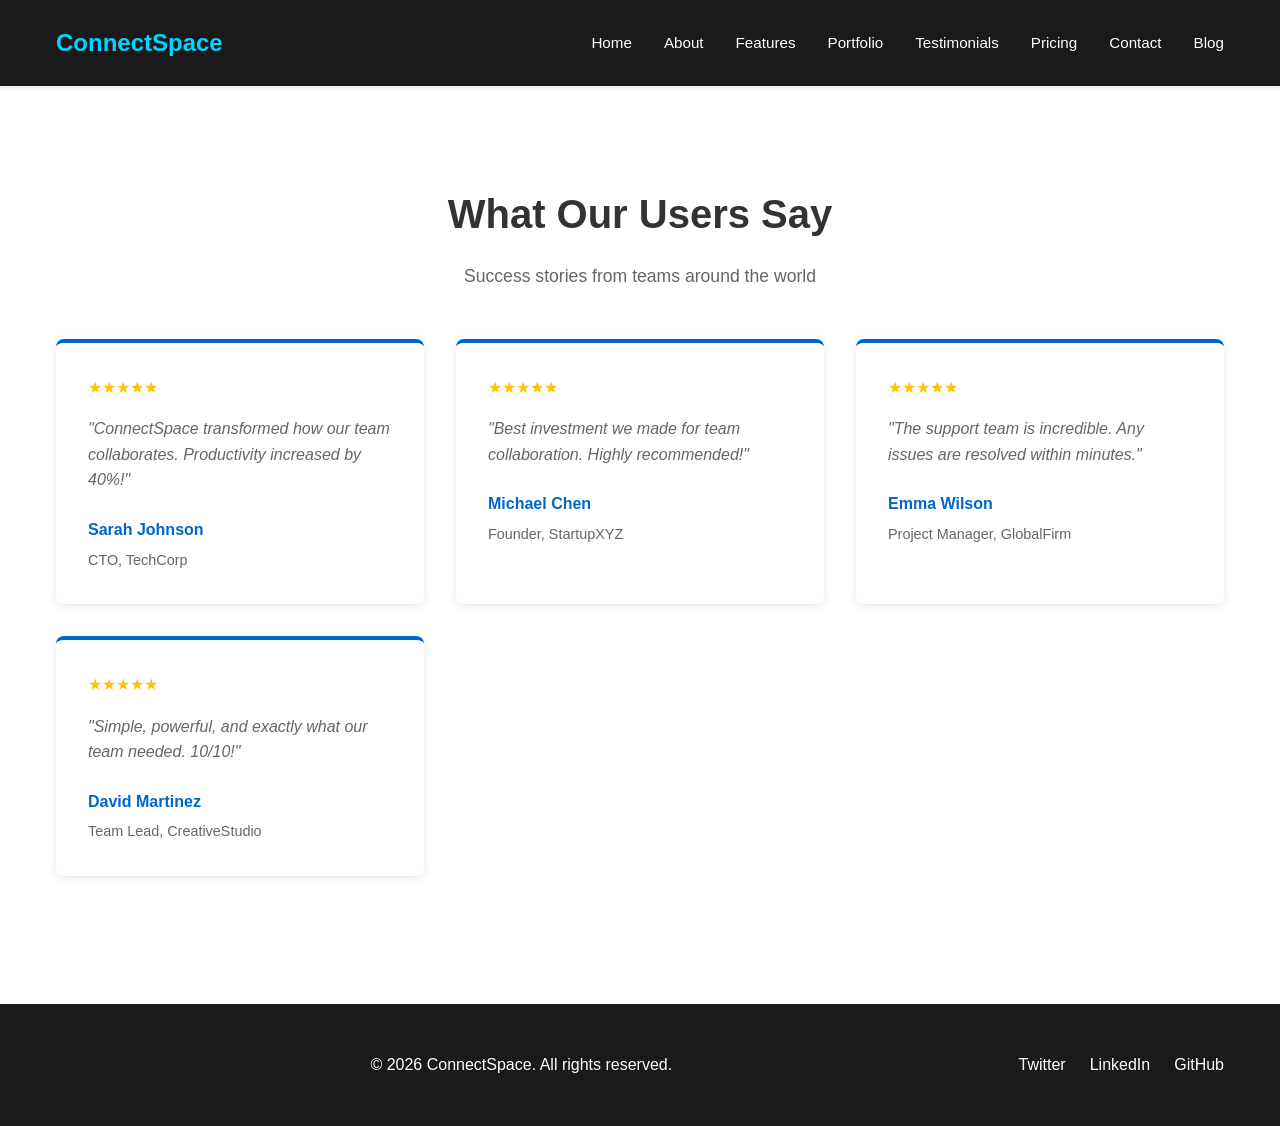
<file: testimonials.html>
<!DOCTYPE html>
<html lang="en">
<head>
    <meta charset="UTF-8">
    <meta name="viewport" content="width=device-width, initial-scale=1.0">
    <title>Testimonials - ConnectSpace</title>
    <link rel="stylesheet" href="css/styles.css">
</head>
<body>
    <!-- Navigation -->
    <nav class="navbar">
        <div class="container">
            <div class="logo">ConnectSpace</div>
            <ul class="nav-links">
                <li><a href="index.html">Home</a></li>
                <li><a href="about.html">About</a></li>
                <li><a href="features.html">Features</a></li>
                <li><a href="portfolio.html">Portfolio</a></li>
                <li><a href="testimonials.html">Testimonials</a></li>
                <li><a href="pricing.html">Pricing</a></li>
                <li><a href="contact.html">Contact</a></li>
                <li><a href="blog.html">Blog</a></li>
            </ul>
        </div>
    </nav>

    <!-- Testimonials Section (Is5) -->
    <section class="testimonials">
        <div class="container">
            <h1>What Our Users Say</h1>
            <p>Success stories from teams around the world</p>

            <div class="testimonials-grid">
                <div class="testimonial-card">
                    <div class="stars">★★★★★</div>
                    <p>"ConnectSpace transformed how our team collaborates. Productivity increased by 40%!"</p>
                    <div class="testimonial-author">
                        <strong>Sarah Johnson</strong>
                        <span>CTO, TechCorp</span>
                    </div>
                </div>
                <div class="testimonial-card">
                    <div class="stars">★★★★★</div>
                    <p>"Best investment we made for team collaboration. Highly recommended!"</p>
                    <div class="testimonial-author">
                        <strong>Michael Chen</strong>
                        <span>Founder, StartupXYZ</span>
                    </div>
                </div>
                <div class="testimonial-card">
                    <div class="stars">★★★★★</div>
                    <p>"The support team is incredible. Any issues are resolved within minutes."</p>
                    <div class="testimonial-author">
                        <strong>Emma Wilson</strong>
                        <span>Project Manager, GlobalFirm</span>
                    </div>
                </div>
                <div class="testimonial-card">
                    <div class="stars">★★★★★</div>
                    <p>"Simple, powerful, and exactly what our team needed. 10/10!"</p>
                    <div class="testimonial-author">
                        <strong>David Martinez</strong>
                        <span>Team Lead, CreativeStudio</span>
                    </div>
                </div>
            </div>
        </div>
    </section>

    <!-- Footer -->
    <footer class="footer">
        <div class="container">
            <p>&copy; 2026 ConnectSpace. All rights reserved.</p>
            <div class="social-links">
                <a href="#twitter">Twitter</a>
                <a href="#linkedin">LinkedIn</a>
                <a href="#github">GitHub</a>
            </div>
        </div>
    </footer>

    <script src="js/main.js"></script>
</body>
</html>
</file>
<file: css/styles.css>
/* ===== General Styles ===== */
* {
    margin: 0;
    padding: 0;
    box-sizing: border-box;
}

:root {
    --primary-color: #0066cc;
    --secondary-color: #1a1a1a;
    --accent-color: #00d4ff;
    --light-bg: #f5f7fa;
    --text-dark: #333;
    --text-light: #666;
    --border-color: #ddd;
    --spacing-unit: 1rem;
}

body {
    font-family: 'Segoe UI', Tahoma, Geneva, Verdana, sans-serif;
    line-height: 1.6;
    color: var(--text-dark);
    background-color: #fff;
}

.container {
    max-width: 1200px;
    margin: 0 auto;
    padding: 0 var(--spacing-unit);
}

/* ===== Navigation ===== */
.navbar {
    background-color: var(--secondary-color);
    color: white;
    padding: 1.5rem 0;
    position: sticky;
    top: 0;
    z-index: 100;
    box-shadow: 0 2px 5px rgba(0, 0, 0, 0.1);
}

.navbar .container {
    display: flex;
    justify-content: space-between;
    align-items: center;
}

.logo {
    font-size: 1.5rem;
    font-weight: bold;
    color: var(--accent-color);
}

.nav-links {
    display: flex;
    list-style: none;
    gap: 2rem;
}

.nav-links a {
    color: white;
    text-decoration: none;
    transition: color 0.3s ease;
    font-size: 0.95rem;
}

.nav-links a:hover {
    color: var(--accent-color);
}

/* ===== Hero Section (Is1) ===== */
.hero {
    background: linear-gradient(135deg, var(--primary-color), #0052a3);
    color: white;
    padding: 8rem var(--spacing-unit);
    text-align: center;
}

.hero h1 {
    font-size: 3rem;
    margin-bottom: 1rem;
    font-weight: 700;
}

.hero p {
    font-size: 1.3rem;
    margin-bottom: 2rem;
    opacity: 0.9;
}

.cta-button {
    background-color: var(--accent-color);
    color: var(--secondary-color);
    border: none;
    padding: 0.75rem 2rem;
    font-size: 1rem;
    border-radius: 0.3rem;
    cursor: pointer;
    font-weight: 600;
    transition: transform 0.3s ease, box-shadow 0.3s ease;
}

.cta-button:hover {
    transform: translateY(-2px);
    box-shadow: 0 5px 15px rgba(0, 212, 255, 0.3);
}

/* ===== About Section (Is2) ===== */
.about {
    padding: 6rem var(--spacing-unit);
    background-color: var(--light-bg);
}

.about h1 {
    text-align: center;
    font-size: 2.5rem;
    margin-bottom: 1rem;
}

.about > .container > p {
    text-align: center;
    margin-bottom: 3rem;
    color: var(--text-light);
    font-size: 1.1rem;
}

.about-content {
    display: grid;
    grid-template-columns: repeat(auto-fit, minmax(300px, 1fr));
    gap: 2rem;
}

.about-item {
    background: white;
    padding: 2rem;
    border-radius: 0.5rem;
    box-shadow: 0 2px 8px rgba(0, 0, 0, 0.1);
}

.about-item h3 {
    color: var(--primary-color);
    margin-bottom: 1rem;
}

/* ===== Features Section (Is3) ===== */
.features {
    padding: 6rem var(--spacing-unit);
}

.features h1 {
    text-align: center;
    font-size: 2.5rem;
    margin-bottom: 1rem;
}

.features > .container > p {
    text-align: center;
    margin-bottom: 3rem;
    color: var(--text-light);
    font-size: 1.1rem;
}

.features-grid {
    display: grid;
    grid-template-columns: repeat(auto-fit, minmax(300px, 1fr));
    gap: 2rem;
}

.feature-card {
    background: var(--light-bg);
    padding: 2rem;
    border-radius: 0.5rem;
    border-left: 4px solid var(--primary-color);
    transition: transform 0.3s ease;
}

.feature-card:hover {
    transform: translateY(-5px);
}

.feature-card h3 {
    color: var(--primary-color);
    margin-bottom: 1rem;
}

/* ===== Portfolio Section (Is4) ===== */
.portfolio {
    padding: 6rem var(--spacing-unit);
    background-color: var(--light-bg);
}

.portfolio h1 {
    text-align: center;
    font-size: 2.5rem;
    margin-bottom: 1rem;
}

.portfolio > .container > p {
    text-align: center;
    margin-bottom: 3rem;
    color: var(--text-light);
    font-size: 1.1rem;
}

.portfolio-grid {
    display: grid;
    grid-template-columns: repeat(auto-fit, minmax(280px, 1fr));
    gap: 2rem;
}

.portfolio-item {
    background: white;
    border-radius: 0.5rem;
    overflow: hidden;
    box-shadow: 0 2px 8px rgba(0, 0, 0, 0.1);
    transition: transform 0.3s ease;
}

.portfolio-item:hover {
    transform: translateY(-5px);
}

.portfolio-image {
    width: 100%;
    height: 200px;
    background: linear-gradient(135deg, var(--primary-color), var(--accent-color));
}

.portfolio-item h3,
.portfolio-item p,
.portfolio-item a {
    padding: 0 1.5rem;
}

.portfolio-item h3 {
    margin-top: 1rem;
    color: var(--primary-color);
}

.portfolio-item p {
    color: var(--text-light);
    margin: 0.5rem 0;
}

.portfolio-item a {
    display: inline-block;
    margin-bottom: 1.5rem;
    color: var(--primary-color);
    text-decoration: none;
    font-weight: 600;
    transition: color 0.3s ease;
}

.portfolio-item a:hover {
    color: var(--accent-color);
}

/* ===== Testimonials Section (Is5) ===== */
.testimonials {
    padding: 6rem var(--spacing-unit);
}

.testimonials h1 {
    text-align: center;
    font-size: 2.5rem;
    margin-bottom: 1rem;
}

.testimonials > .container > p {
    text-align: center;
    margin-bottom: 3rem;
    color: var(--text-light);
    font-size: 1.1rem;
}

.testimonials-grid {
    display: grid;
    grid-template-columns: repeat(auto-fit, minmax(280px, 1fr));
    gap: 2rem;
}

.testimonial-card {
    background: white;
    padding: 2rem;
    border-radius: 0.5rem;
    border-top: 4px solid var(--primary-color);
    box-shadow: 0 2px 8px rgba(0, 0, 0, 0.1);
}

.stars {
    color: #ffc107;
    margin-bottom: 1rem;
}

.testimonial-card p {
    color: var(--text-light);
    margin-bottom: 1.5rem;
    font-style: italic;
}

.testimonial-author strong {
    display: block;
    color: var(--primary-color);
    margin-bottom: 0.25rem;
}

.testimonial-author span {
    color: var(--text-light);
    font-size: 0.9rem;
}

/* ===== Pricing Section (Is6) ===== */
.pricing {
    padding: 6rem var(--spacing-unit);
    background-color: var(--light-bg);
}

.pricing h1 {
    text-align: center;
    font-size: 2.5rem;
    margin-bottom: 1rem;
}

.pricing > .container > p {
    text-align: center;
    margin-bottom: 3rem;
    color: var(--text-light);
    font-size: 1.1rem;
}

.pricing-grid {
    display: grid;
    grid-template-columns: repeat(auto-fit, minmax(300px, 1fr));
    gap: 2rem;
}

.pricing-card {
    background: white;
    padding: 2rem;
    border-radius: 0.5rem;
    text-align: center;
    box-shadow: 0 2px 8px rgba(0, 0, 0, 0.1);
    transition: transform 0.3s ease;
}

.pricing-card:hover {
    transform: translateY(-5px);
}

.pricing-card.featured {
    border: 2px solid var(--primary-color);
    transform: scale(1.05);
}

.pricing-card h3 {
    color: var(--primary-color);
    margin-bottom: 1rem;
    font-size: 1.5rem;
}

.price {
    font-size: 2.5rem;
    font-weight: bold;
    color: var(--primary-color);
    margin-bottom: 1.5rem;
}

.price span {
    font-size: 1rem;
    color: var(--text-light);
}

.features-list {
    list-style: none;
    margin-bottom: 2rem;
    text-align: left;
}

.features-list li {
    padding: 0.75rem 0;
    color: var(--text-light);
}

.btn {
    background-color: var(--primary-color);
    color: white;
    border: none;
    padding: 0.75rem 2rem;
    font-size: 1rem;
    border-radius: 0.3rem;
    cursor: pointer;
    font-weight: 600;
    transition: background-color 0.3s ease;
    width: 100%;
}

.btn:hover {
    background-color: #0052a3;
}

/* ===== Contact Section (Is7) ===== */
.contact {
    padding: 6rem var(--spacing-unit);
}

.contact h1 {
    text-align: center;
    font-size: 2.5rem;
    margin-bottom: 1rem;
}

.contact > .container > p {
    text-align: center;
    margin-bottom: 3rem;
    color: var(--text-light);
    font-size: 1.1rem;
}

.contact-content {
    display: grid;
    grid-template-columns: 1fr 1fr;
    gap: 3rem;
}

.contact-info {
    display: flex;
    flex-direction: column;
    gap: 2rem;
}

.info-item h3 {
    color: var(--primary-color);
    margin-bottom: 0.5rem;
}

.contact-form {
    display: flex;
    flex-direction: column;
    gap: 1.5rem;
}

.form-group {
    display: flex;
    flex-direction: column;
}

.form-group label {
    margin-bottom: 0.5rem;
    font-weight: 600;
    color: var(--text-dark);
}

.form-group input,
.form-group textarea {
    padding: 0.75rem;
    border: 1px solid var(--border-color);
    border-radius: 0.3rem;
    font-family: inherit;
}

.form-group input:focus,
.form-group textarea:focus {
    outline: none;
    border-color: var(--primary-color);
    box-shadow: 0 0 5px rgba(0, 102, 204, 0.3);
}

/* ===== Blog Section (Is8) ===== */
.blog {
    padding: 6rem var(--spacing-unit);
    background-color: var(--light-bg);
}

.blog h1 {
    text-align: center;
    font-size: 2.5rem;
    margin-bottom: 1rem;
}

.blog > .container > p {
    text-align: center;
    margin-bottom: 3rem;
    color: var(--text-light);
    font-size: 1.1rem;
}

.blog-grid {
    display: grid;
    grid-template-columns: repeat(auto-fit, minmax(300px, 1fr));
    gap: 2rem;
}

.blog-card {
    background: white;
    padding: 2rem;
    border-radius: 0.5rem;
    box-shadow: 0 2px 8px rgba(0, 0, 0, 0.1);
    transition: transform 0.3s ease;
}

.blog-card:hover {
    transform: translateY(-5px);
}

.blog-date {
    color: var(--primary-color);
    font-size: 0.85rem;
    font-weight: 600;
    margin-bottom: 0.5rem;
}

.blog-card h3 {
    color: var(--primary-color);
    margin-bottom: 1rem;
}

.blog-card p {
    color: var(--text-light);
    margin-bottom: 1.5rem;
}

.read-more {
    color: var(--primary-color);
    text-decoration: none;
    font-weight: 600;
    transition: color 0.3s ease;
}

.read-more:hover {
    color: var(--accent-color);
}

/* ===== Footer (Is9) ===== */
.footer {
    background-color: var(--secondary-color);
    color: white;
    padding: 3rem var(--spacing-unit);
    text-align: center;
    margin-top: 2rem;
}

.footer .container {
    display: flex;
    justify-content: space-between;
    align-items: center;
    flex-wrap: wrap;
    gap: 2rem;
}

.footer p {
    flex: 1;
    min-width: 250px;
}

.social-links {
    display: flex;
    gap: 1.5rem;
}

.social-links a {
    color: white;
    text-decoration: none;
    transition: color 0.3s ease;
}

.social-links a:hover {
    color: var(--accent-color);
}

/* ===== Responsive Design ===== */
@media (max-width: 768px) {
    .nav-links {
        flex-direction: column;
        gap: 1rem;
    }

    .hero h1 {
        font-size: 2rem;
    }

    .hero p {
        font-size: 1rem;
    }

    .contact-content {
        grid-template-columns: 1fr;
    }

    .footer .container {
        flex-direction: column;
    }

    .pricing-card.featured {
        transform: scale(1);
    }

    h1 {
        font-size: 2rem !important;
    }
}

@media (max-width: 480px) {
    .hero {
        padding: 4rem var(--spacing-unit);
    }

    .hero h1 {
        font-size: 1.5rem;
    }

    .nav-links {
        font-size: 0.9rem;
        gap: 0.5rem;
    }
}
</file>
<file: css/account.css>
/* Account Page Styles */
:root { --primary-color: #0066cc; --secondary-color: #1a1a1a; --accent-color: #00d4ff; --light-bg: #f5f7fa; --text-dark: #333; --text-light: #666; --border-color: #ddd; --error-color: #dc3545; --success-color: #28a745; }
.account-section { padding: 3rem 1rem; min-height: 100vh; background-color: var(--light-bg); }
.account-layout { display: grid; grid-template-columns: 250px 1fr; gap: 2rem; }
.account-sidebar { background: white; border-radius: 0.5rem; padding: 2rem; box-shadow: 0 2px 8px rgba(0, 0, 0, 0.1); height: fit-content; position: sticky; top: 2rem; }
.user-profile { text-align: center; margin-bottom: 2rem; padding-bottom: 2rem; border-bottom: 2px solid var(--border-color); }
.avatar { font-size: 3rem; margin-bottom: 1rem; }
.user-profile h3 { color: var(--primary-color); margin-bottom: 0.25rem; }
.user-profile p { color: var(--text-light); font-size: 0.9rem; }
.account-menu { display: flex; flex-direction: column; gap: 0.5rem; }
.menu-item { display: flex; align-items: center; gap: 0.75rem; padding: 0.75rem 1rem; border: none; background: none; cursor: pointer; border-radius: 0.3rem; color: var(--text-dark); font-size: 0.95rem; transition: all 0.3s ease; text-align: left; }
.menu-item:hover { background-color: var(--light-bg); color: var(--primary-color); }
.menu-item.active { background-color: var(--primary-color); color: white; }
.menu-item span { font-size: 1.2rem; }
.account-content { background: white; border-radius: 0.5rem; padding: 2rem; box-shadow: 0 2px 8px rgba(0, 0, 0, 0.1); }
.tab-content { display: none; animation: fadeIn 0.3s ease; }
.tab-content.active { display: block; }
@keyframes fadeIn { from { opacity: 0; } to { opacity: 1; } }
.tab-content h2 { color: var(--primary-color); margin-bottom: 1.5rem; font-size: 1.5rem; }
.tab-content h3 { color: var(--text-dark); margin-top: 1.5rem; margin-bottom: 1rem; font-size: 1.1rem; }
.settings-form { display: flex; flex-direction: column; gap: 1.5rem; }
.form-group { display: flex; flex-direction: column; gap: 0.5rem; }
.form-group label { font-weight: 600; color: var(--text-dark); }
.form-group input, .form-group textarea { padding: 0.75rem; border: 2px solid var(--border-color); border-radius: 0.3rem; font-family: inherit; font-size: 1rem; transition: border-color 0.3s ease; }
.form-group input:focus, .form-group textarea:focus { outline: none; border-color: var(--primary-color); box-shadow: 0 0 0 3px rgba(0, 102, 204, 0.1); }
.form-group small { color: var(--text-light); font-size: 0.85rem; }
.error-message { color: var(--error-color); font-size: 0.85rem; }
.password-container { position: relative; display: flex; align-items: center; }
.password-container input { width: 100%; padding-right: 2.5rem; }
.toggle-password { position: absolute; right: 0.75rem; background: none; border: none; cursor: pointer; font-size: 1.2rem; padding: 0.25rem; color: var(--text-light); }
.toggle-password:hover { color: var(--primary-color); }
.notification-settings { display: flex; flex-direction: column; gap: 1rem; }
.notification-item { display: flex; justify-content: space-between; align-items: center; padding: 1rem; background-color: var(--light-bg); border-radius: 0.3rem; border-left: 4px solid var(--primary-color); }
.notification-item h3 { margin: 0 0 0.25rem 0; font-size: 1rem; }
.notification-item p { margin: 0; color: var(--text-light); font-size: 0.9rem; }
.toggle { width: 50px; height: 28px; background-color: var(--border-color); border: none; border-radius: 14px; cursor: pointer; position: relative; transition: background-color 0.3s ease; appearance: none; }
.toggle:checked { background-color: var(--primary-color); }
.toggle:disabled { opacity: 0.5; cursor: not-allowed; }
.billing-section { margin-bottom: 2rem; }
.plan-card { background: linear-gradient(135deg, var(--primary-color), #0052a3); color: white; padding: 1.5rem; border-radius: 0.5rem; margin-bottom: 1rem; }
.plan-card h4 { margin: 0 0 0.5rem 0; font-size: 1.3rem; }
.plan-card .price { margin: 0; font-size: 1.5rem; font-weight: bold; }
.plan-card .price span { font-size: 0.9rem; opacity: 0.9; }
.plan-card .renewal { margin: 0.5rem 0 1rem 0; opacity: 0.9; }
.btn { padding: 0.75rem 1.5rem; border: none; border-radius: 0.3rem; font-size: 1rem; font-weight: 600; cursor: pointer; transition: all 0.3s ease; text-decoration: none; display: inline-block; }
.btn-primary { background-color: var(--primary-color); color: white; width: 100%; margin-top: 1rem; }
.btn-primary:hover { background-color: #0052a3; transform: translateY(-2px); box-shadow: 0 5px 15px rgba(0, 102, 204, 0.3); }
.btn-secondary { background-color: var(--light-bg); color: var(--text-dark); border: 2px solid var(--border-color); }
.btn-secondary:hover { background-color: var(--border-color); }
.user-menu { position: relative; }
.user-menu-btn { background: none; border: none; color: white; cursor: pointer; font-size: 0.95rem; padding: 0.5rem 1rem; border-radius: 0.3rem; transition: background-color 0.3s ease; }
.user-menu-btn:hover { background-color: rgba(255, 255, 255, 0.1); }
.dropdown { display: none; position: absolute; top: 100%; right: 0; background: white; border-radius: 0.3rem; box-shadow: 0 5px 15px rgba(0, 0, 0, 0.2); overflow: hidden; min-width: 200px; z-index: 1000; }
.user-menu:hover .dropdown { display: flex; flex-direction: column; }
.dropdown a { padding: 0.75rem 1.5rem; color: var(--text-dark); text-decoration: none; transition: background-color 0.3s ease; display: block; }
.dropdown a:hover { background-color: var(--light-bg); color: var(--primary-color); }
@media (max-width: 768px) { .account-layout { grid-template-columns: 1fr; } .account-sidebar { position: static; } .account-menu { flex-direction: row; overflow-x: auto; gap: 0.25rem; } .menu-item { white-space: nowrap; flex-shrink: 0; } .btn { width: 100%; } }
@media (max-width: 480px) { .account-section { padding: 1rem; } .account-sidebar, .account-content { padding: 1rem; } .tab-content h2 { font-size: 1.2rem; } .notification-item { flex-direction: column; align-items: flex-start; gap: 1rem; } }
</file>
<file: css/auth.css>
/* Authentication Styles */
* { margin: 0; padding: 0; box-sizing: border-box; }
:root { --primary-color: #0066cc; --secondary-color: #1a1a1a; --accent-color: #00d4ff; --light-bg: #f5f7fa; --text-dark: #333; --text-light: #666; --border-color: #ddd; --error-color: #dc3545; --success-color: #28a745; --warning-color: #ffc107; }
body { font-family: 'Segoe UI', Tahoma, Geneva, Verdana, sans-serif; line-height: 1.6; color: var(--text-dark); background: linear-gradient(135deg, var(--primary-color), #0052a3); min-height: 100vh; display: flex; align-items: center; justify-content: center; padding: 1rem; }
.auth-container { width: 100%; max-width: 450px; }
.auth-box { background: white; border-radius: 0.5rem; box-shadow: 0 10px 40px rgba(0, 0, 0, 0.2); padding: 3rem 2rem; }
.auth-header { text-align: center; margin-bottom: 2rem; }
.auth-header h1 { font-size: 2rem; color: var(--primary-color); margin-bottom: 0.5rem; }
.auth-header p { color: var(--text-light); font-size: 0.95rem; }
.auth-form { display: flex; flex-direction: column; gap: 1.5rem; }
.form-group { display: flex; flex-direction: column; gap: 0.5rem; }
.form-group label { font-weight: 600; color: var(--text-dark); font-size: 0.95rem; }
.form-group input, .form-group textarea { padding: 0.75rem; border: 2px solid var(--border-color); border-radius: 0.3rem; font-family: inherit; font-size: 1rem; transition: border-color 0.3s ease; }
.form-group input:focus, .form-group textarea:focus { outline: none; border-color: var(--primary-color); box-shadow: 0 0 0 3px rgba(0, 102, 204, 0.1); }
.form-group.checkbox { flex-direction: row; align-items: flex-start; gap: 0.5rem; }
.form-group.checkbox input { width: 1.2rem; height: 1.2rem; margin-top: 0.2rem; cursor: pointer; }
.form-group.checkbox label { font-weight: 400; margin: 0; cursor: pointer; line-height: 1.5; }
.form-group.checkbox a { color: var(--primary-color); text-decoration: none; font-weight: 600; }
.password-container { position: relative; display: flex; align-items: center; }
.password-container input { width: 100%; padding-right: 2.5rem; }
.toggle-password { position: absolute; right: 0.75rem; background: none; border: none; cursor: pointer; font-size: 1.2rem; padding: 0.25rem; color: var(--text-light); }
.toggle-password:hover { color: var(--primary-color); }
.password-strength { height: 4px; background-color: var(--border-color); border-radius: 2px; overflow: hidden; margin-top: 0.5rem; }
.strength-bar { height: 100%; width: 0%; background-color: var(--error-color); transition: width 0.3s ease, background-color 0.3s ease; }
.strength-bar.weak { width: 33%; background-color: var(--error-color); }
.strength-bar.medium { width: 66%; background-color: var(--warning-color); }
.strength-bar.strong { width: 100%; background-color: var(--success-color); }
small { color: var(--text-light); font-size: 0.85rem; }
.error-message { color: var(--error-color); font-size: 0.85rem; display: none; }
.error-message.show { display: block; }
.alert { padding: 1rem; border-radius: 0.3rem; margin-top: 1rem; font-size: 0.95rem; animation: slideIn 0.3s ease; }
@keyframes slideIn { from { opacity: 0; transform: translateY(-10px); } to { opacity: 1; transform: translateY(0); } }
.alert-error { background-color: #f8d7da; border: 1px solid #f5c6cb; color: #721c24; }
.alert-success { background-color: #d4edda; border: 1px solid #c3e6cb; color: #155724; }
.btn { padding: 0.75rem 1.5rem; border: none; border-radius: 0.3rem; font-size: 1rem; font-weight: 600; cursor: pointer; transition: all 0.3s ease; text-decoration: none; display: inline-flex; align-items: center; justify-content: center; gap: 0.5rem; }
.btn-primary { background-color: var(--primary-color); color: white; width: 100%; }
.btn-primary:hover { background-color: #0052a3; transform: translateY(-2px); box-shadow: 0 5px 15px rgba(0, 102, 204, 0.3); }
.btn-secondary { background-color: var(--light-bg); color: var(--text-dark); border: 2px solid var(--border-color); width: 100%; }
.btn-secondary:hover { background-color: var(--border-color); }
.btn-social { background-color: white; color: var(--text-dark); border: 2px solid var(--border-color); width: 100%; }
.btn-social:hover { border-color: var(--primary-color); background-color: var(--light-bg); }
.form-divider { display: flex; align-items: center; gap: 1rem; color: var(--text-light); margin: 0.5rem 0; }
.form-divider::before, .form-divider::after { content: ''; flex: 1; height: 1px; background-color: var(--border-color); }
.auth-footer { text-align: center; margin-top: 2rem; padding-top: 1.5rem; border-top: 1px solid var(--border-color); }
.auth-footer p { color: var(--text-light); font-size: 0.95rem; }
.auth-footer a { color: var(--primary-color); text-decoration: none; font-weight: 600; }
.auth-footer a:hover { text-decoration: underline; }
.auth-step { display: none; }
.auth-step.active { display: block; }
.confirmation-message { text-align: center; padding: 2rem 0; }
.confirmation-message .icon { font-size: 3rem; margin-bottom: 1rem; }
.confirmation-message h2 { color: var(--primary-color); margin-bottom: 0.5rem; }
.confirmation-message p { color: var(--text-light); margin-bottom: 0.5rem; }
.small { font-size: 0.85rem !important; }
.resend-section { background-color: var(--light-bg); padding: 1.5rem; border-radius: 0.3rem; text-align: center; margin: 1.5rem 0; }
.resend-section p { color: var(--text-dark); margin-bottom: 1rem; }
@media (max-width: 480px) { .auth-box { padding: 2rem 1.5rem; } .auth-header h1 { font-size: 1.5rem; } .form-group { gap: 0.3rem; } }
</file>
